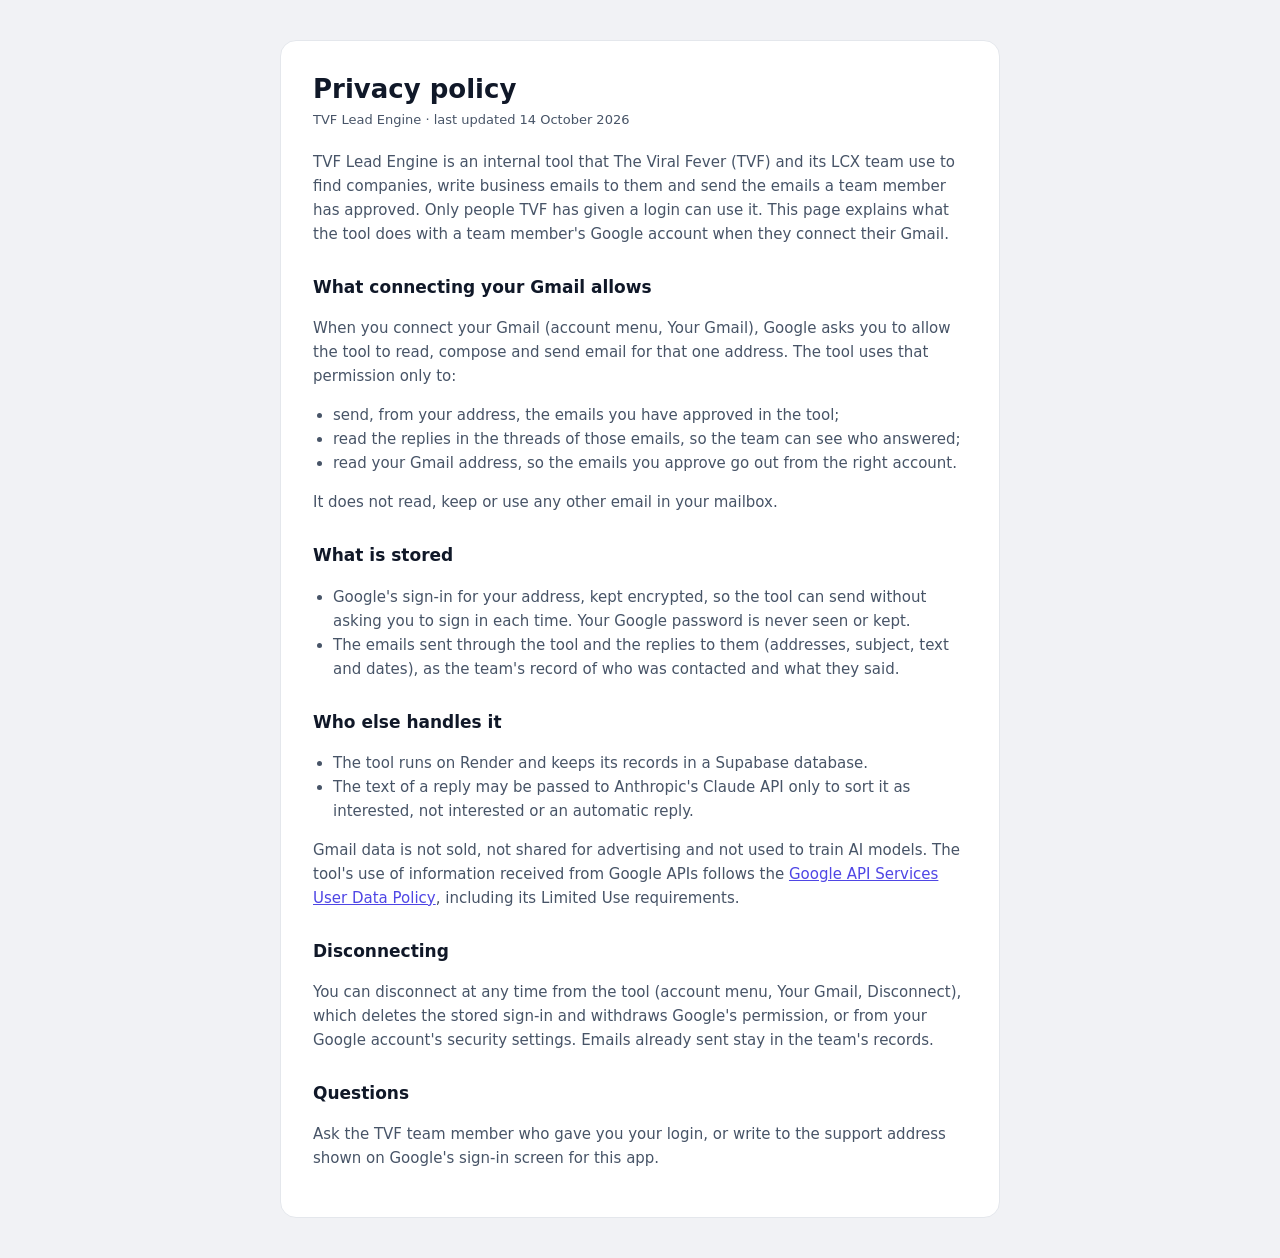
<file: app/static/privacy.html>
<!doctype html>
<html lang="en">
<head>
<meta charset="utf-8">
<meta name="viewport" content="width=device-width, initial-scale=1">
<meta name="color-scheme" content="light dark">
<title>Privacy policy — TVF Lead Engine</title>
<style>
/* Self-contained on purpose, like login.html: this page sits OUTSIDE the auth wall (Google's consent screen
   links to it, 2026-10-14), so it must not pull the app's assets with it. Tokens mirror style.css. */
:root {
  color-scheme: light;
  --canvas: #F1F2F5; --surface: #FFFFFF; --text: #101828; --subtle: #475467; --border: #E4E7EC; --brand: #4F46E5;
  --font: "Inter", ui-sans-serif, system-ui, -apple-system, "Segoe UI", Roboto, "Helvetica Neue", Arial, sans-serif;
}
@media (prefers-color-scheme: dark) {
  :root { color-scheme: dark; --canvas: #08090C; --surface: #14161B; --text: #F0F1F3; --subtle: #B9BEC7;
          --border: #FFFFFF14; --brand: #818CF8; }
}
* { box-sizing: border-box; }
body { margin: 0; background: var(--canvas); color: var(--text); font: 15px/1.6 var(--font); }
main { max-width: 720px; margin: 40px auto; padding: 32px; background: var(--surface); border: 1px solid var(--border);
       border-radius: 16px; }
h1 { font-size: 26px; line-height: 1.25; margin: 0 0 4px; }
h2 { font-size: 17px; margin: 28px 0 6px; }
p, li { color: var(--subtle); }
ul { padding-left: 20px; }
a { color: var(--brand); }
.updated { margin: 0 0 20px; font-size: 13px; }
@media (max-width: 760px) { main { margin: 16px; padding: 20px; } }
</style>
</head>
<body>
<main>
<h1>Privacy policy</h1>
<p class="updated">TVF Lead Engine · last updated 14 October 2026</p>

<p>TVF Lead Engine is an internal tool that The Viral Fever (TVF) and its LCX team use to find companies, write
business emails to them and send the emails a team member has approved. Only people TVF has given a login can use
it. This page explains what the tool does with a team member's Google account when they connect their Gmail.</p>

<h2>What connecting your Gmail allows</h2>
<p>When you connect your Gmail (account menu, Your Gmail), Google asks you to allow the tool to read, compose and
send email for that one address. The tool uses that permission only to:</p>
<ul>
  <li>send, from your address, the emails you have approved in the tool;</li>
  <li>read the replies in the threads of those emails, so the team can see who answered;</li>
  <li>read your Gmail address, so the emails you approve go out from the right account.</li>
</ul>
<p>It does not read, keep or use any other email in your mailbox.</p>

<h2>What is stored</h2>
<ul>
  <li>Google's sign-in for your address, kept encrypted, so the tool can send without asking you to sign in each
      time. Your Google password is never seen or kept.</li>
  <li>The emails sent through the tool and the replies to them (addresses, subject, text and dates), as the team's
      record of who was contacted and what they said.</li>
</ul>

<h2>Who else handles it</h2>
<ul>
  <li>The tool runs on Render and keeps its records in a Supabase database.</li>
  <li>The text of a reply may be passed to Anthropic's Claude API only to sort it as interested, not interested or
      an automatic reply.</li>
</ul>
<p>Gmail data is not sold, not shared for advertising and not used to train AI models. The tool's use of
information received from Google APIs follows the
<a href="https://developers.google.com/terms/api-services-user-data-policy">Google API Services User Data Policy</a>,
including its Limited Use requirements.</p>

<h2>Disconnecting</h2>
<p>You can disconnect at any time from the tool (account menu, Your Gmail, Disconnect), which deletes the stored
sign-in and withdraws Google's permission, or from your Google account's security settings. Emails already sent stay
in the team's records.</p>

<h2>Questions</h2>
<p>Ask the TVF team member who gave you your login, or write to the support address shown on Google's sign-in
screen for this app.</p>
</main>
</body>
</html>
</file>
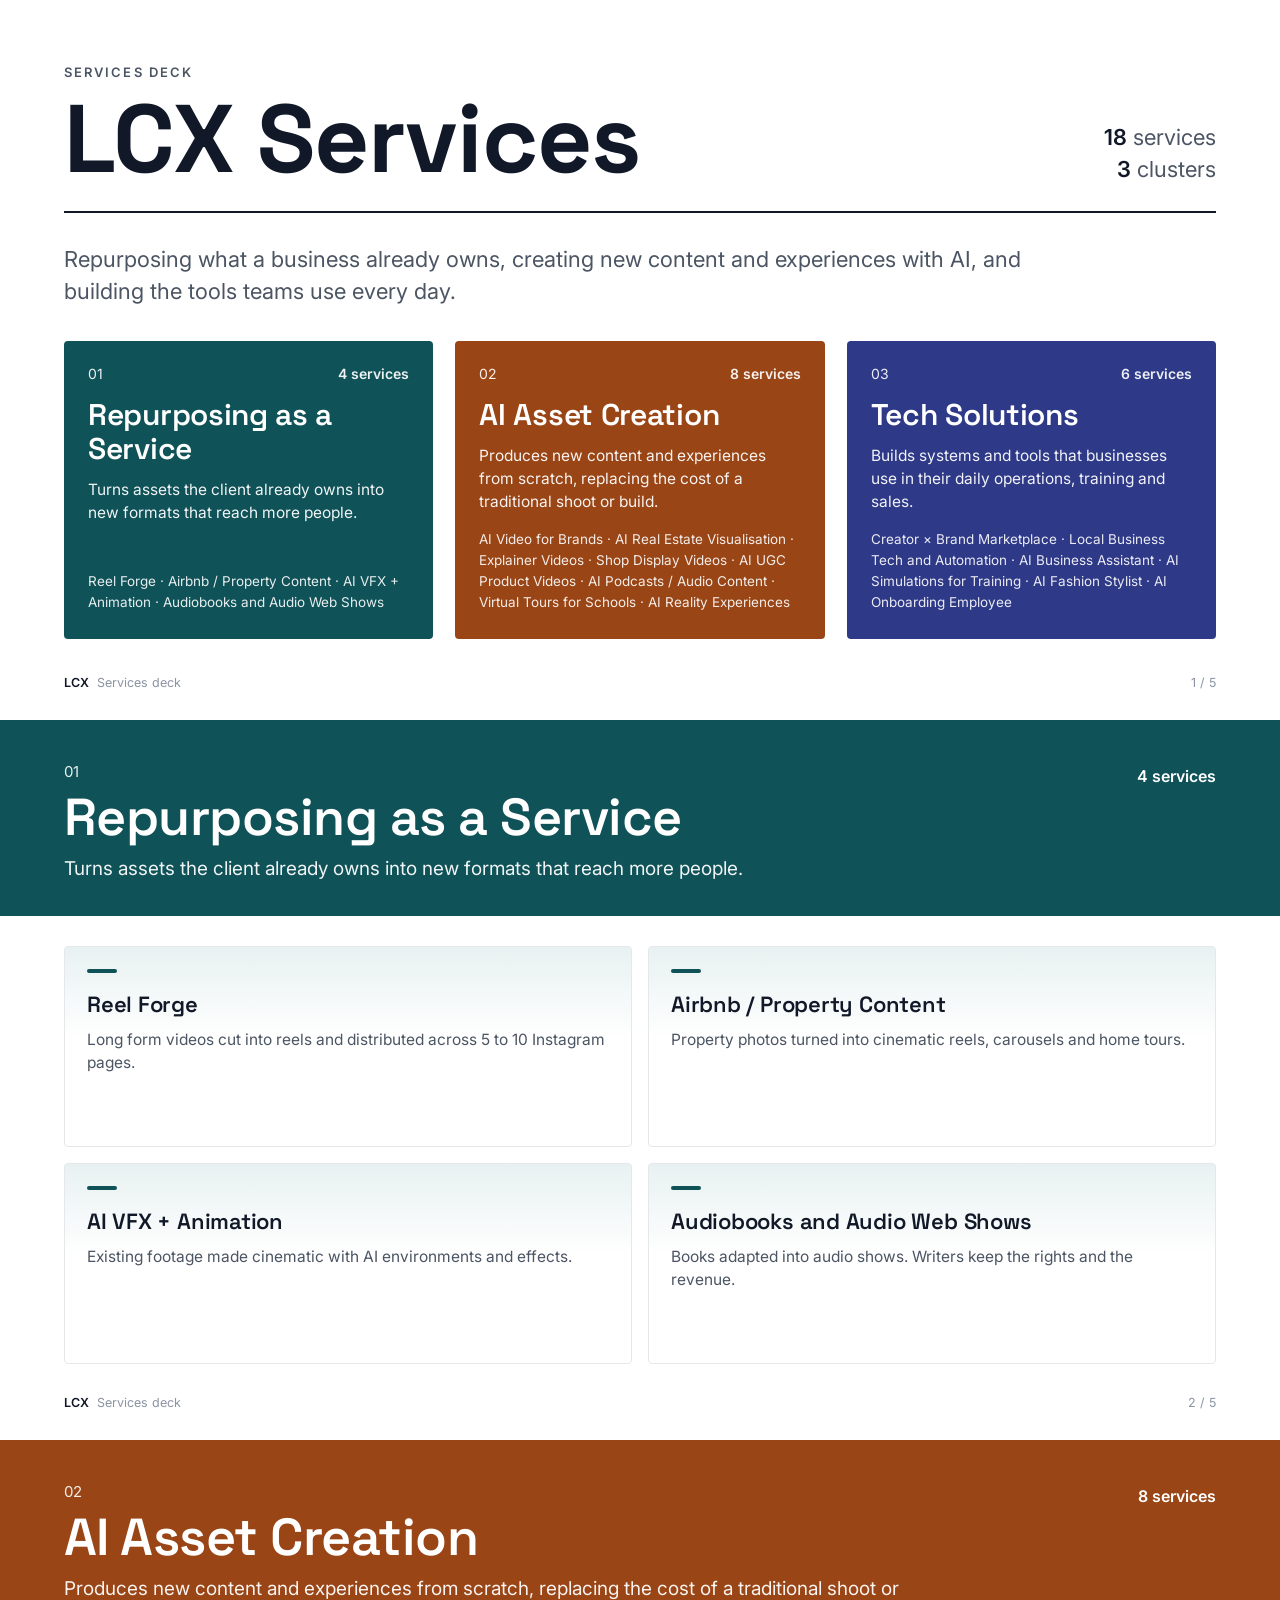
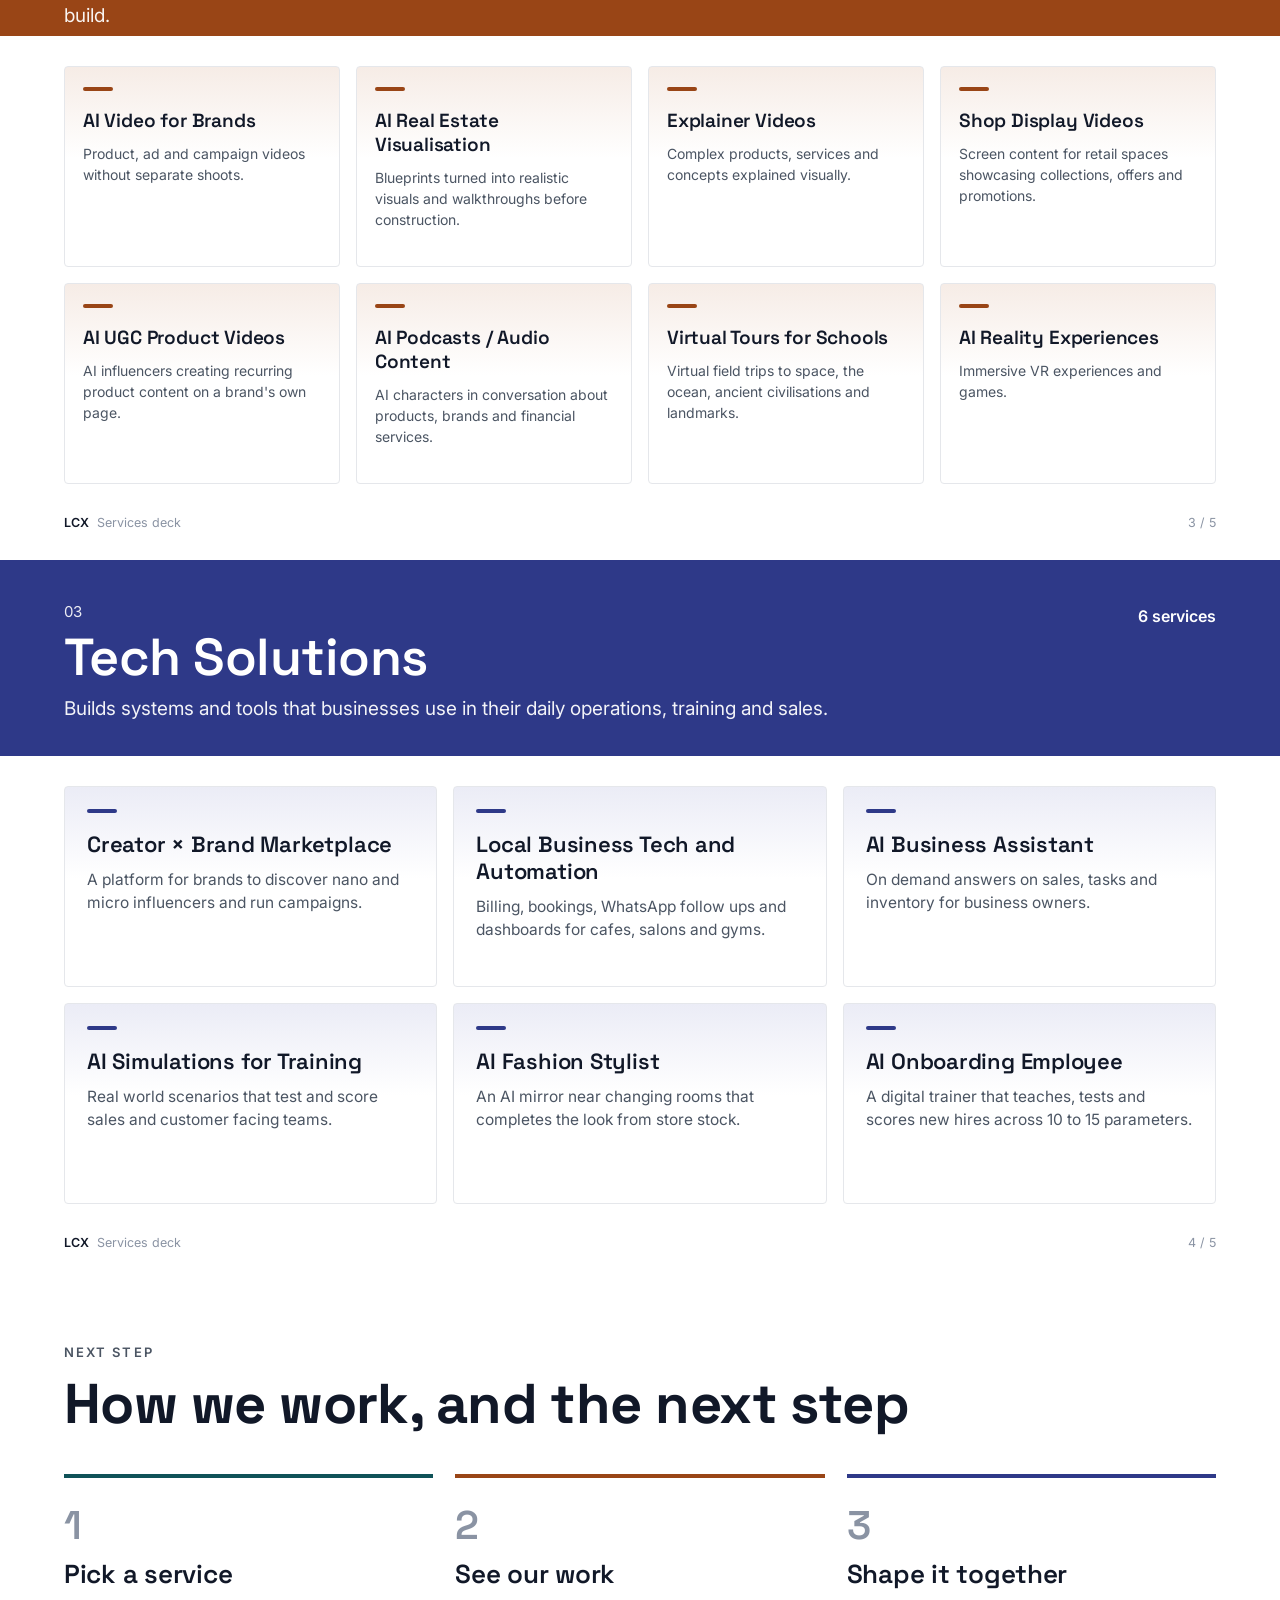
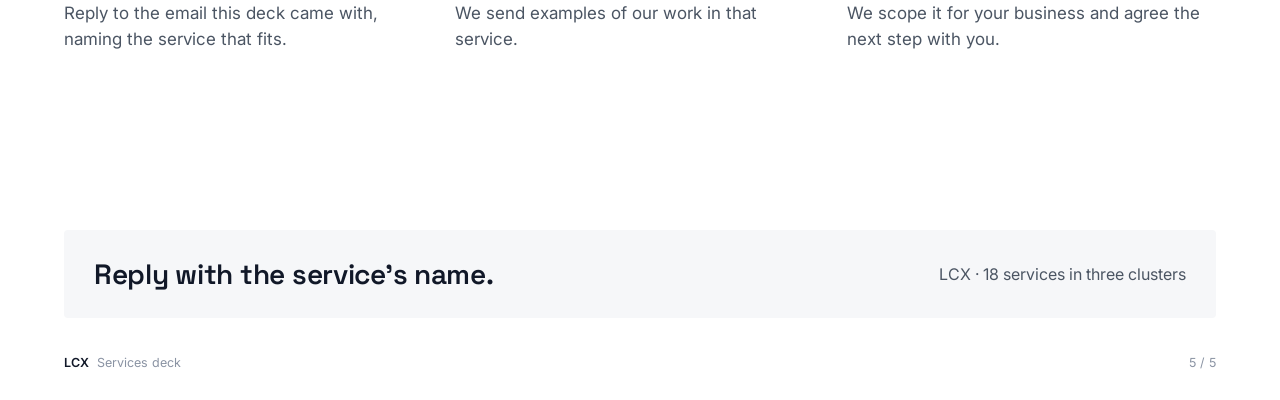
<file: docs/decks/lcx-services-deck.html>
<!doctype html>
<html lang="en">
<head>
<meta charset="utf-8">
<title>LCX Services - pitch deck</title>
<!--
  The deck attached to every LCX Services email (owner, 2026-10-06: "email should be a pitch deck of
  services", then "PDF deck attached"). Built from docs/LCX Services.pdf: every service name and line
  is the sheet's own wording, in its three clusters and colours. The sheet cuts off the line for AI
  Reality Experiences after "games", so it ends there.

  Rebuild the PDF after editing this file:
      python tools/build_deck.py
  and approve again any email drafted before the change: the sender holds back an email whose
  attachment is no longer the file that was drafted.
-->
<link rel="preconnect" href="https://fonts.googleapis.com">
<link href="https://fonts.googleapis.com/css2?family=Inter:wght@400;500;600&family=Space+Grotesk:wght@500;600;700&display=swap" rel="stylesheet">
<style>
  @page { size: 1280px 720px; margin: 0; }
  :root {
    --ink: #111828; --soft: #4B5563; --faint: #8A93A3; --line: #E5E7EB; --paper: #FFFFFF; --wash: #F6F7F9;
    --teal: #0F5258; --teal-tint: #E8F1F1; --rust: #994516; --rust-tint: #F6ECE6; --indigo: #2E3988; --indigo-tint: #EBECF6;
  }
  * { box-sizing: border-box; margin: 0; padding: 0; }
  html, body { background: var(--paper); }
  body { font-family: "Inter", "Segoe UI", Arial, sans-serif; color: var(--ink); -webkit-print-color-adjust: exact; print-color-adjust: exact; }
  .slide { width: 1280px; height: 720px; position: relative; overflow: hidden; page-break-after: always; break-after: page; background: var(--paper); }
  .slide:last-child { page-break-after: auto; break-after: auto; }
  h1, h2, h3, .display { font-family: "Space Grotesk", "Segoe UI", Arial, sans-serif; letter-spacing: -0.01em; }
  .kicker { font-size: 13px; font-weight: 600; letter-spacing: 0.16em; text-transform: uppercase; color: var(--soft); }
  .foot { position: absolute; left: 64px; right: 64px; bottom: 30px; display: flex; justify-content: space-between;
          font-size: 12.5px; color: var(--faint); }
  .foot b { color: var(--ink); font-weight: 600; }

  /* ---- cover ---- */
  .cover { padding: 64px 64px 0; }
  .cover .top { display: flex; justify-content: space-between; align-items: flex-end; padding-bottom: 26px; border-bottom: 2px solid var(--ink); }
  .cover h1 { font-size: 96px; line-height: 0.95; font-weight: 700; margin-top: 14px; }
  .cover .count { text-align: right; font-size: 22px; line-height: 32px; color: var(--soft); }
  .cover .count b { color: var(--ink); font-weight: 600; }
  .cover .lede { font-size: 22px; line-height: 32px; color: var(--soft); margin: 30px 0 34px; max-width: 980px; }
  .clusters { display: grid; grid-template-columns: repeat(3, 1fr); gap: 22px; }
  .cl { border-radius: 4px; color: #fff; padding: 24px 24px 26px; min-height: 236px; display: flex; flex-direction: column; }
  .cl .row { display: flex; justify-content: space-between; font-size: 14px; opacity: 0.92; }
  .cl .row b { font-weight: 600; }
  .cl h3 { font-size: 30px; line-height: 34px; font-weight: 600; margin: 16px 0 12px; }
  .cl p { font-size: 15.5px; line-height: 23px; opacity: 0.94; }
  .cl ul { list-style: none; margin-top: auto; padding-top: 16px; font-size: 13.5px; line-height: 21px; opacity: 0.9; }
  .cl li { display: inline; }
  .cl li + li::before { content: " \00B7  "; }
  .teal { background: var(--teal); } .rust { background: var(--rust); } .indigo { background: var(--indigo); }

  /* ---- a cluster ---- */
  .band { height: 196px; color: #fff; padding: 42px 64px 0; display: grid; grid-template-columns: 1fr auto; align-items: start; }
  .band .num { font-size: 15px; opacity: 0.9; }
  .band h2 { font-size: 52px; line-height: 56px; font-weight: 600; margin: 8px 0 10px; }
  .band p { font-size: 19px; line-height: 27px; opacity: 0.94; max-width: 860px; }
  .band .n { font-size: 16px; font-weight: 600; text-align: right; margin-top: 4px; }
  .cards { position: absolute; left: 64px; right: 64px; top: 226px; bottom: 76px; display: grid; gap: 16px; }
  .cards.c4 { grid-template-columns: repeat(2, 1fr); grid-template-rows: repeat(2, 1fr); }
  .cards.c6 { grid-template-columns: repeat(3, 1fr); grid-template-rows: repeat(2, 1fr); }
  .cards.c8 { grid-template-columns: repeat(4, 1fr); grid-template-rows: repeat(2, 1fr); }
  .card { border: 1px solid var(--line); border-radius: 4px; padding: 22px 22px 20px; display: flex; flex-direction: column; background: var(--paper); }
  .card .tick { width: 30px; height: 4px; border-radius: 2px; margin-bottom: 18px; }
  .card h3 { font-size: 22px; line-height: 27px; font-weight: 600; margin-bottom: 10px; }
  .card p { font-size: 15.5px; line-height: 23px; color: var(--soft); }
  .cards.c8 .card { padding: 20px 18px 18px; }
  .cards.c8 .card h3 { font-size: 19px; line-height: 24px; }
  .cards.c8 .card p { font-size: 14px; line-height: 21px; }
  .s-teal .tick { background: var(--teal); } .s-teal .card { background: linear-gradient(180deg, var(--teal-tint), #fff 46%); }
  .s-rust .tick { background: var(--rust); } .s-rust .card { background: linear-gradient(180deg, var(--rust-tint), #fff 46%); }
  .s-indigo .tick { background: var(--indigo); } .s-indigo .card { background: linear-gradient(180deg, var(--indigo-tint), #fff 46%); }

  /* ---- next step ---- */
  .next { padding: 64px 64px 0; }
  .next h2 { font-size: 56px; line-height: 60px; font-weight: 700; margin: 14px 0 40px; }
  .steps { display: grid; grid-template-columns: repeat(3, 1fr); gap: 22px; }
  .step { border-top: 4px solid var(--ink); padding-top: 22px; }
  .step:nth-child(1) { border-color: var(--teal); } .step:nth-child(2) { border-color: var(--rust); } .step:nth-child(3) { border-color: var(--indigo); }
  .step .k { font-family: "Space Grotesk", Arial, sans-serif; font-size: 40px; font-weight: 600; color: var(--faint); }
  .step h3 { font-size: 26px; line-height: 31px; font-weight: 600; margin: 8px 0 10px; }
  .step p { font-size: 17px; line-height: 26px; color: var(--soft); }
  .cta { position: absolute; left: 64px; right: 64px; bottom: 82px; background: var(--wash); border-radius: 4px;
         padding: 26px 30px; display: flex; justify-content: space-between; align-items: center; }
  .cta .display { font-size: 28px; font-weight: 600; }
  .cta span { font-size: 16px; color: var(--soft); }
</style>
</head>
<body>

<!-- 1. cover -->
<section class="slide cover">
  <div class="top">
    <div><div class="kicker">Services deck</div><h1>LCX Services</h1></div>
    <div class="count"><b>18</b> services<br><b>3</b> clusters</div>
  </div>
  <p class="lede">Repurposing what a business already owns, creating new content and experiences with AI, and building the tools teams use every day.</p>
  <div class="clusters">
    <div class="cl teal"><div class="row"><span>01</span><b>4 services</b></div><h3>Repurposing as a Service</h3>
      <p>Turns assets the client already owns into new formats that reach more people.</p>
      <ul><li>Reel Forge</li><li>Airbnb / Property Content</li><li>AI VFX + Animation</li><li>Audiobooks and Audio Web Shows</li></ul></div>
    <div class="cl rust"><div class="row"><span>02</span><b>8 services</b></div><h3>AI Asset Creation</h3>
      <p>Produces new content and experiences from scratch, replacing the cost of a traditional shoot or build.</p>
      <ul><li>AI Video for Brands</li><li>AI Real Estate Visualisation</li><li>Explainer Videos</li><li>Shop Display Videos</li><li>AI UGC Product Videos</li><li>AI Podcasts / Audio Content</li><li>Virtual Tours for Schools</li><li>AI Reality Experiences</li></ul></div>
    <div class="cl indigo"><div class="row"><span>03</span><b>6 services</b></div><h3>Tech Solutions</h3>
      <p>Builds systems and tools that businesses use in their daily operations, training and sales.</p>
      <ul><li>Creator &times; Brand Marketplace</li><li>Local Business Tech and Automation</li><li>AI Business Assistant</li><li>AI Simulations for Training</li><li>AI Fashion Stylist</li><li>AI Onboarding Employee</li></ul></div>
  </div>
  <div class="foot"><span><b>LCX</b> &nbsp;Services deck</span><span>1 / 5</span></div>
</section>

<!-- 2. Repurposing as a Service -->
<section class="slide s-teal">
  <div class="band teal"><div><div class="num">01</div><h2>Repurposing as a Service</h2>
    <p>Turns assets the client already owns into new formats that reach more people.</p></div><div class="n">4 services</div></div>
  <div class="cards c4">
    <div class="card"><i class="tick"></i><h3>Reel Forge</h3><p>Long form videos cut into reels and distributed across 5 to 10 Instagram pages.</p></div>
    <div class="card"><i class="tick"></i><h3>Airbnb / Property Content</h3><p>Property photos turned into cinematic reels, carousels and home tours.</p></div>
    <div class="card"><i class="tick"></i><h3>AI VFX + Animation</h3><p>Existing footage made cinematic with AI environments and effects.</p></div>
    <div class="card"><i class="tick"></i><h3>Audiobooks and Audio Web Shows</h3><p>Books adapted into audio shows. Writers keep the rights and the revenue.</p></div>
  </div>
  <div class="foot"><span><b>LCX</b> &nbsp;Services deck</span><span>2 / 5</span></div>
</section>

<!-- 3. AI Asset Creation -->
<section class="slide s-rust">
  <div class="band rust"><div><div class="num">02</div><h2>AI Asset Creation</h2>
    <p>Produces new content and experiences from scratch, replacing the cost of a traditional shoot or build.</p></div><div class="n">8 services</div></div>
  <div class="cards c8">
    <div class="card"><i class="tick"></i><h3>AI Video for Brands</h3><p>Product, ad and campaign videos without separate shoots.</p></div>
    <div class="card"><i class="tick"></i><h3>AI Real Estate Visualisation</h3><p>Blueprints turned into realistic visuals and walkthroughs before construction.</p></div>
    <div class="card"><i class="tick"></i><h3>Explainer Videos</h3><p>Complex products, services and concepts explained visually.</p></div>
    <div class="card"><i class="tick"></i><h3>Shop Display Videos</h3><p>Screen content for retail spaces showcasing collections, offers and promotions.</p></div>
    <div class="card"><i class="tick"></i><h3>AI UGC Product Videos</h3><p>AI influencers creating recurring product content on a brand's own page.</p></div>
    <div class="card"><i class="tick"></i><h3>AI Podcasts / Audio Content</h3><p>AI characters in conversation about products, brands and financial services.</p></div>
    <div class="card"><i class="tick"></i><h3>Virtual Tours for Schools</h3><p>Virtual field trips to space, the ocean, ancient civilisations and landmarks.</p></div>
    <div class="card"><i class="tick"></i><h3>AI Reality Experiences</h3><p>Immersive VR experiences and games.</p></div>
  </div>
  <div class="foot"><span><b>LCX</b> &nbsp;Services deck</span><span>3 / 5</span></div>
</section>

<!-- 4. Tech Solutions -->
<section class="slide s-indigo">
  <div class="band indigo"><div><div class="num">03</div><h2>Tech Solutions</h2>
    <p>Builds systems and tools that businesses use in their daily operations, training and sales.</p></div><div class="n">6 services</div></div>
  <div class="cards c6">
    <div class="card"><i class="tick"></i><h3>Creator &times; Brand Marketplace</h3><p>A platform for brands to discover nano and micro influencers and run campaigns.</p></div>
    <div class="card"><i class="tick"></i><h3>Local Business Tech and Automation</h3><p>Billing, bookings, WhatsApp follow ups and dashboards for cafes, salons and gyms.</p></div>
    <div class="card"><i class="tick"></i><h3>AI Business Assistant</h3><p>On demand answers on sales, tasks and inventory for business owners.</p></div>
    <div class="card"><i class="tick"></i><h3>AI Simulations for Training</h3><p>Real world scenarios that test and score sales and customer facing teams.</p></div>
    <div class="card"><i class="tick"></i><h3>AI Fashion Stylist</h3><p>An AI mirror near changing rooms that completes the look from store stock.</p></div>
    <div class="card"><i class="tick"></i><h3>AI Onboarding Employee</h3><p>A digital trainer that teaches, tests and scores new hires across 10 to 15 parameters.</p></div>
  </div>
  <div class="foot"><span><b>LCX</b> &nbsp;Services deck</span><span>4 / 5</span></div>
</section>

<!-- 5. How we work, and next step -->
<section class="slide next">
  <div class="kicker">Next step</div>
  <h2>How we work, and the next step</h2>
  <div class="steps">
    <div class="step"><div class="k">1</div><h3>Pick a service</h3><p>Reply to the email this deck came with, naming the service that fits.</p></div>
    <div class="step"><div class="k">2</div><h3>See our work</h3><p>We send examples of our work in that service.</p></div>
    <div class="step"><div class="k">3</div><h3>Shape it together</h3><p>We scope it for your business and agree the next step with you.</p></div>
  </div>
  <div class="cta"><div class="display">Reply with the service's name.</div><span>LCX &middot; 18 services in three clusters</span></div>
  <div class="foot"><span><b>LCX</b> &nbsp;Services deck</span><span>5 / 5</span></div>
</section>

</body>
</html>
</file>
